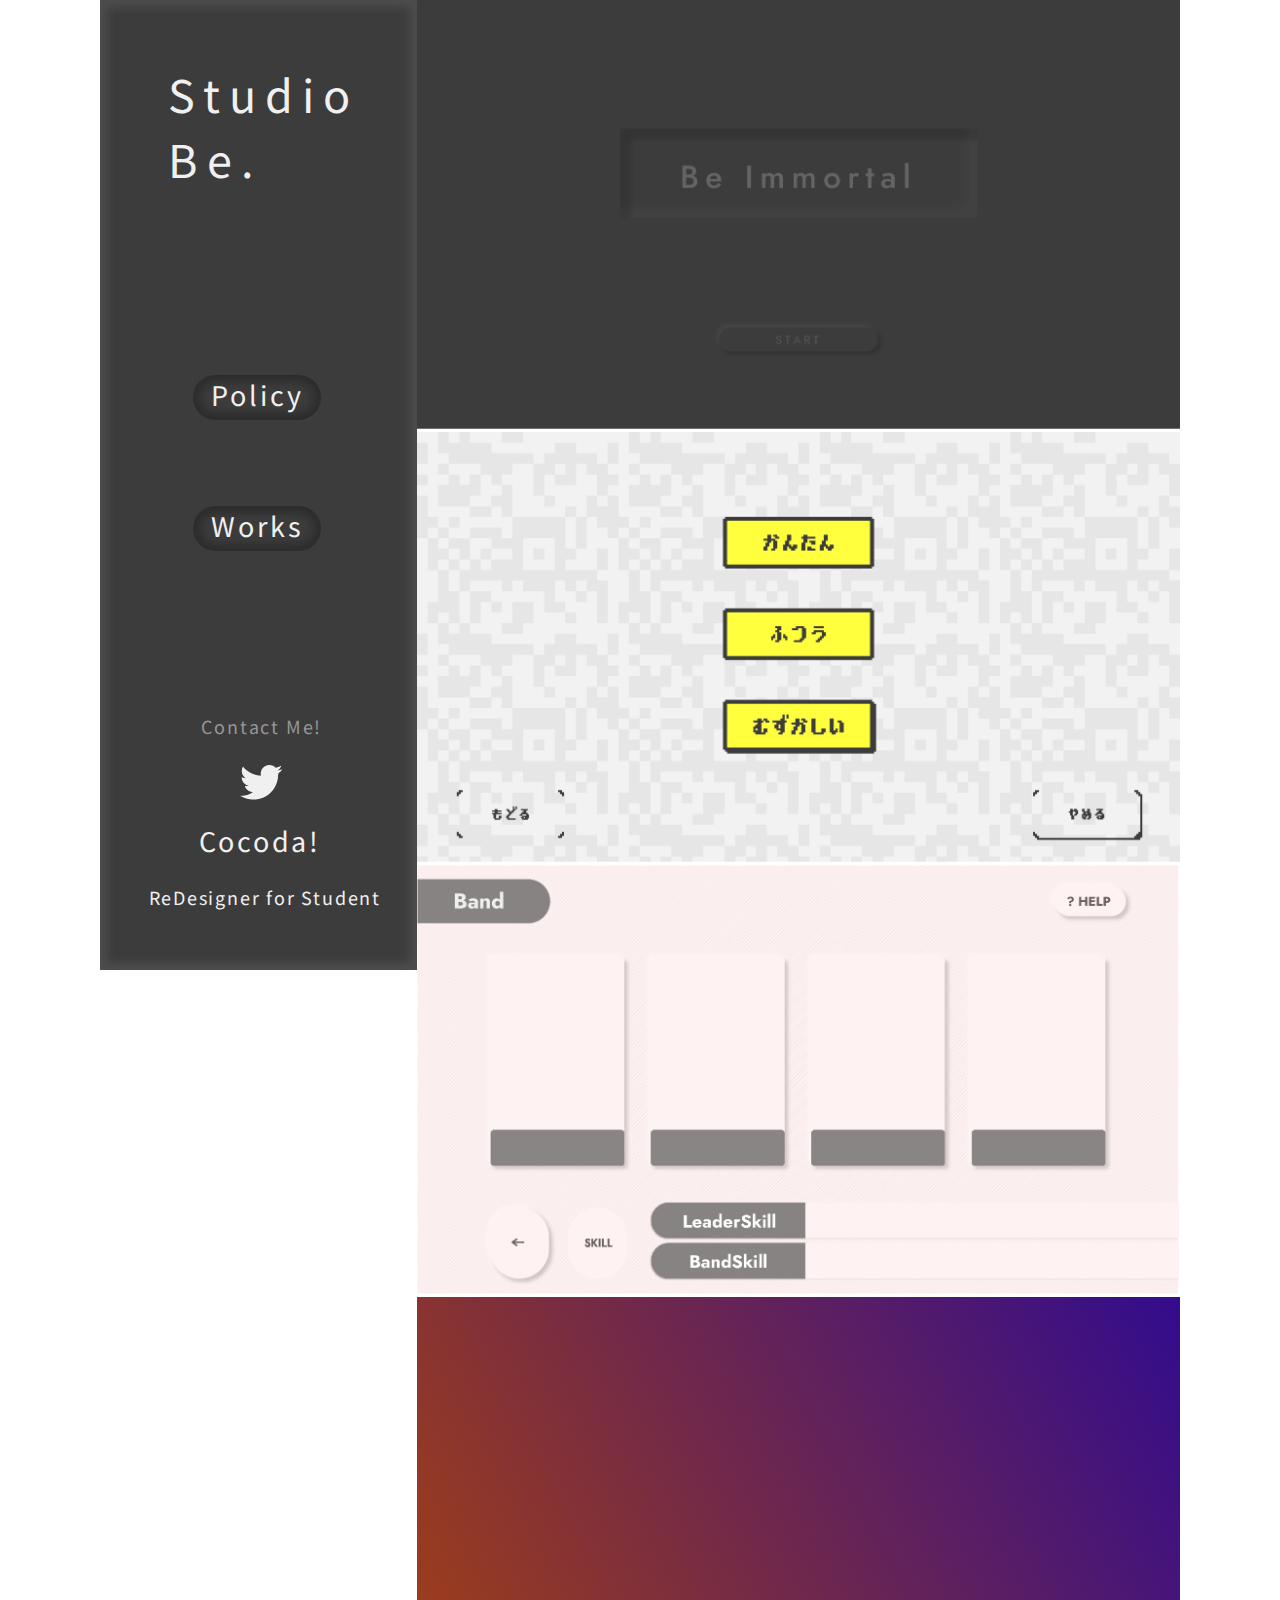
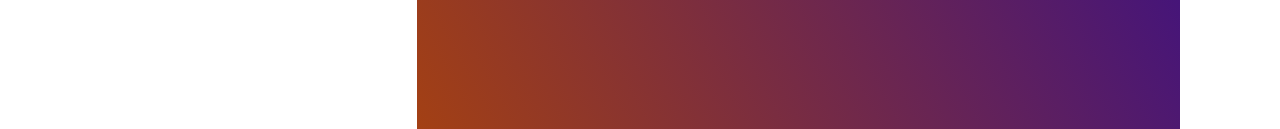
<file: index.html>
<!DOCTYPE html>
<html lang="ja">
<head>
    <meta charset="UTF-8">
    <meta name="viewport" content="width=device-width, initial-scale=1.0">
    <title>Emo mosha</title>
    <link href="https://fonts.googleapis.com/css2?family=Noto+Sans+JP:wght@400;700&display=swap" rel="stylesheet">
    <link rel="stylesheet" href="https://use.fontawesome.com/releases/v5.6.3/css/all.css">
    <link rel="stylesheet" href="css/style.css">
</head>
<body>
    <header class="header">
        <a href="index.html">
            <div class="heading">
                Studio Be.
            </div>
        </a>
        <a href="Policy.html">
            <div class="Policy button">Policy</div>
        </a>
        <a href="Works.html">
            <div class="Works button">Works</div>
        </a>
        <p class="lead">Contact&nbsp;Me!</p>
        <div class="foot">
            <a href="#">
                <div class="twi">
                    <p>Twitter</p>
                </div>
            </a>
            <p class="cocoda">Cocoda!</p>
            <p class="redesign">ReDesigner&nbsp;for&nbsp;Student</p>
        </div>
    </header>
    <main class="main">
        <div class="container-box">
            <div class="container">
                <img class="image" src="img/neumorphismTitle.png" alt="">
                <div class="hover-bg">
                    <p>Be&nbsp;Immortal</p>
                </div>
            </div>
            <div class="container">
                <img class="image" src="img/difficultUIPressed.png" alt="" >
                <div class="hover-bg">
                    <p>なにがでるかな！</p>
                </div>
            </div>
            <div class="container">
                <img class="image" src="img/BandUI_neumorphism.png" alt="">
                <div class="hover-bg">
                    <p>Memory Live</p>
                </div>
            </div>
            <div class="container">
                <img class="image" src="img/neumorphismTitle.png" alt="">
                <div class="grd"></div>
                <div class="hover-bg">
                    <p>
                        Em.&nbsp;Daybreak<br>
                        2021年発表予定
                    </p>
                </div>
            </div>
        </div>
    </main>
</body>
</html>
</file>
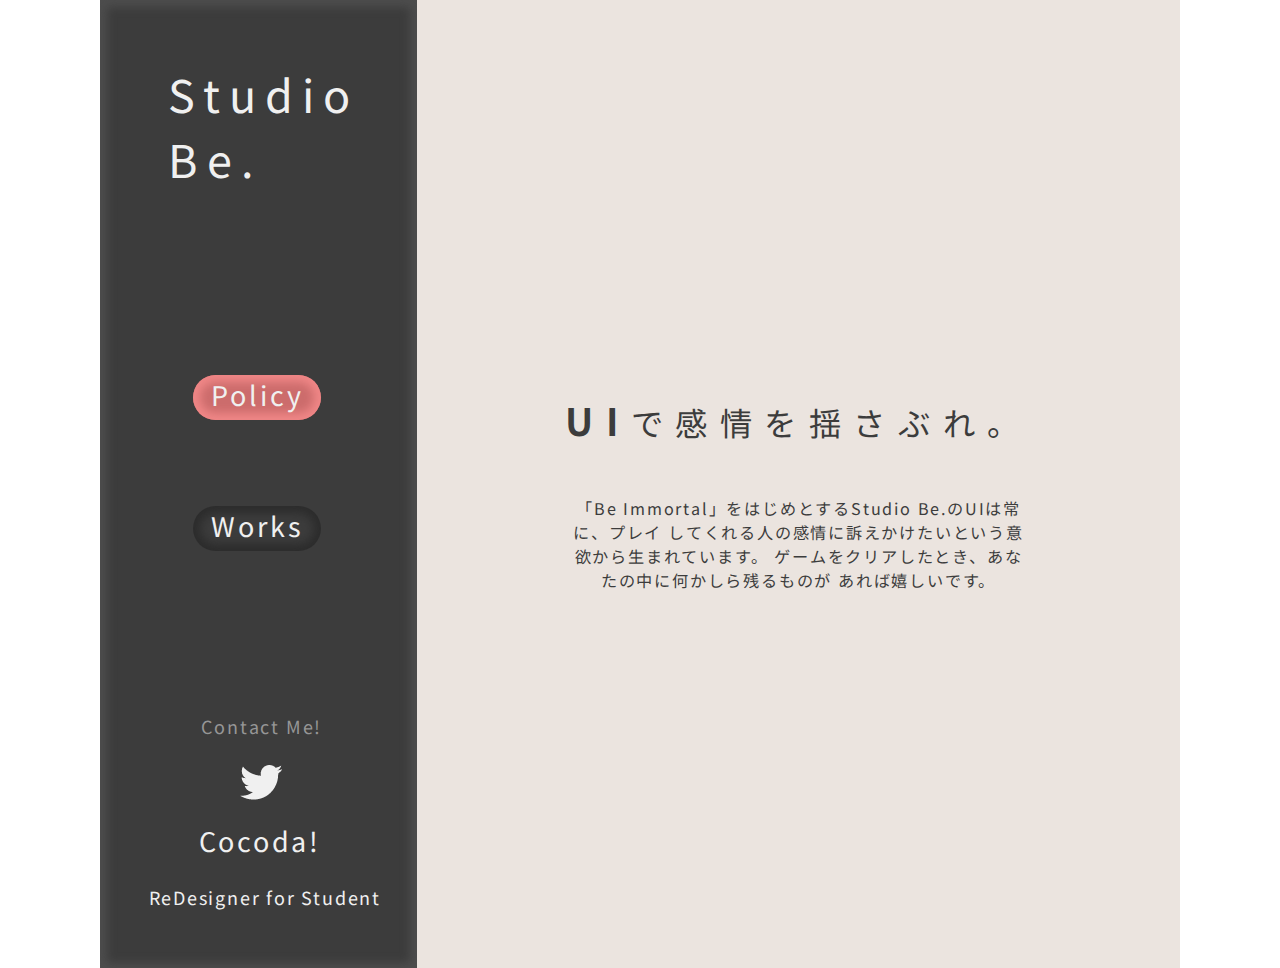
<file: Policy.html>
<!DOCTYPE html>
<html lang="ja">
<head>
    <meta charset="UTF-8">
    <meta name="viewport" content="width=device-width, initial-scale=1.0">
    <title>Emo mosha-Policy</title>
    <link href="https://fonts.googleapis.com/css2?family=Noto+Sans+JP:wght@400;700&display=swap" rel="stylesheet">
    <link rel="stylesheet" href="https://use.fontawesome.com/releases/v5.6.3/css/all.css">
    <link rel="stylesheet" href="css/style.css">
</head>
<body>
    <header class="header">
        <a href="index.html">
            <div class="heading">
                Studio Be.
            </div>
        </a>
        <a href="Policy.html">
            <div class="Policy button active">Policy</div>
        </a>
        <a href="Works.html">
            <div class="Works button">Works</div>
        </a>
        <p class="lead">Contact&nbsp;Me!</p>
        <div class="foot">
            <a href="#">
                <div class="twi">
                    <p>Twitter</p>
                </div>
            </a>
            <p class="cocoda">Cocoda!</p>
            <p class="redesign">ReDesigner&nbsp;for&nbsp;Student</p>
        </div>
    </header>
    <main class="main">
        <div class="policy">
            <div class="head-box">
                <p class="heading"><span class="ui" style="font-weight:bold">UI</span>で感情を揺さぶれ。</p>
                <p class="sub-head">
                    「Be Immortal」をはじめとするStudio Be.のUIは常に、プレイ
                    してくれる人の感情に訴えかけたいという意欲から生まれています。
                    ゲームをクリアしたとき、あなたの中に何かしら残るものが
                    あれば嬉しいです。
                </p>
            </div>
        </div>
    </main>
</body>
</html>
</file>
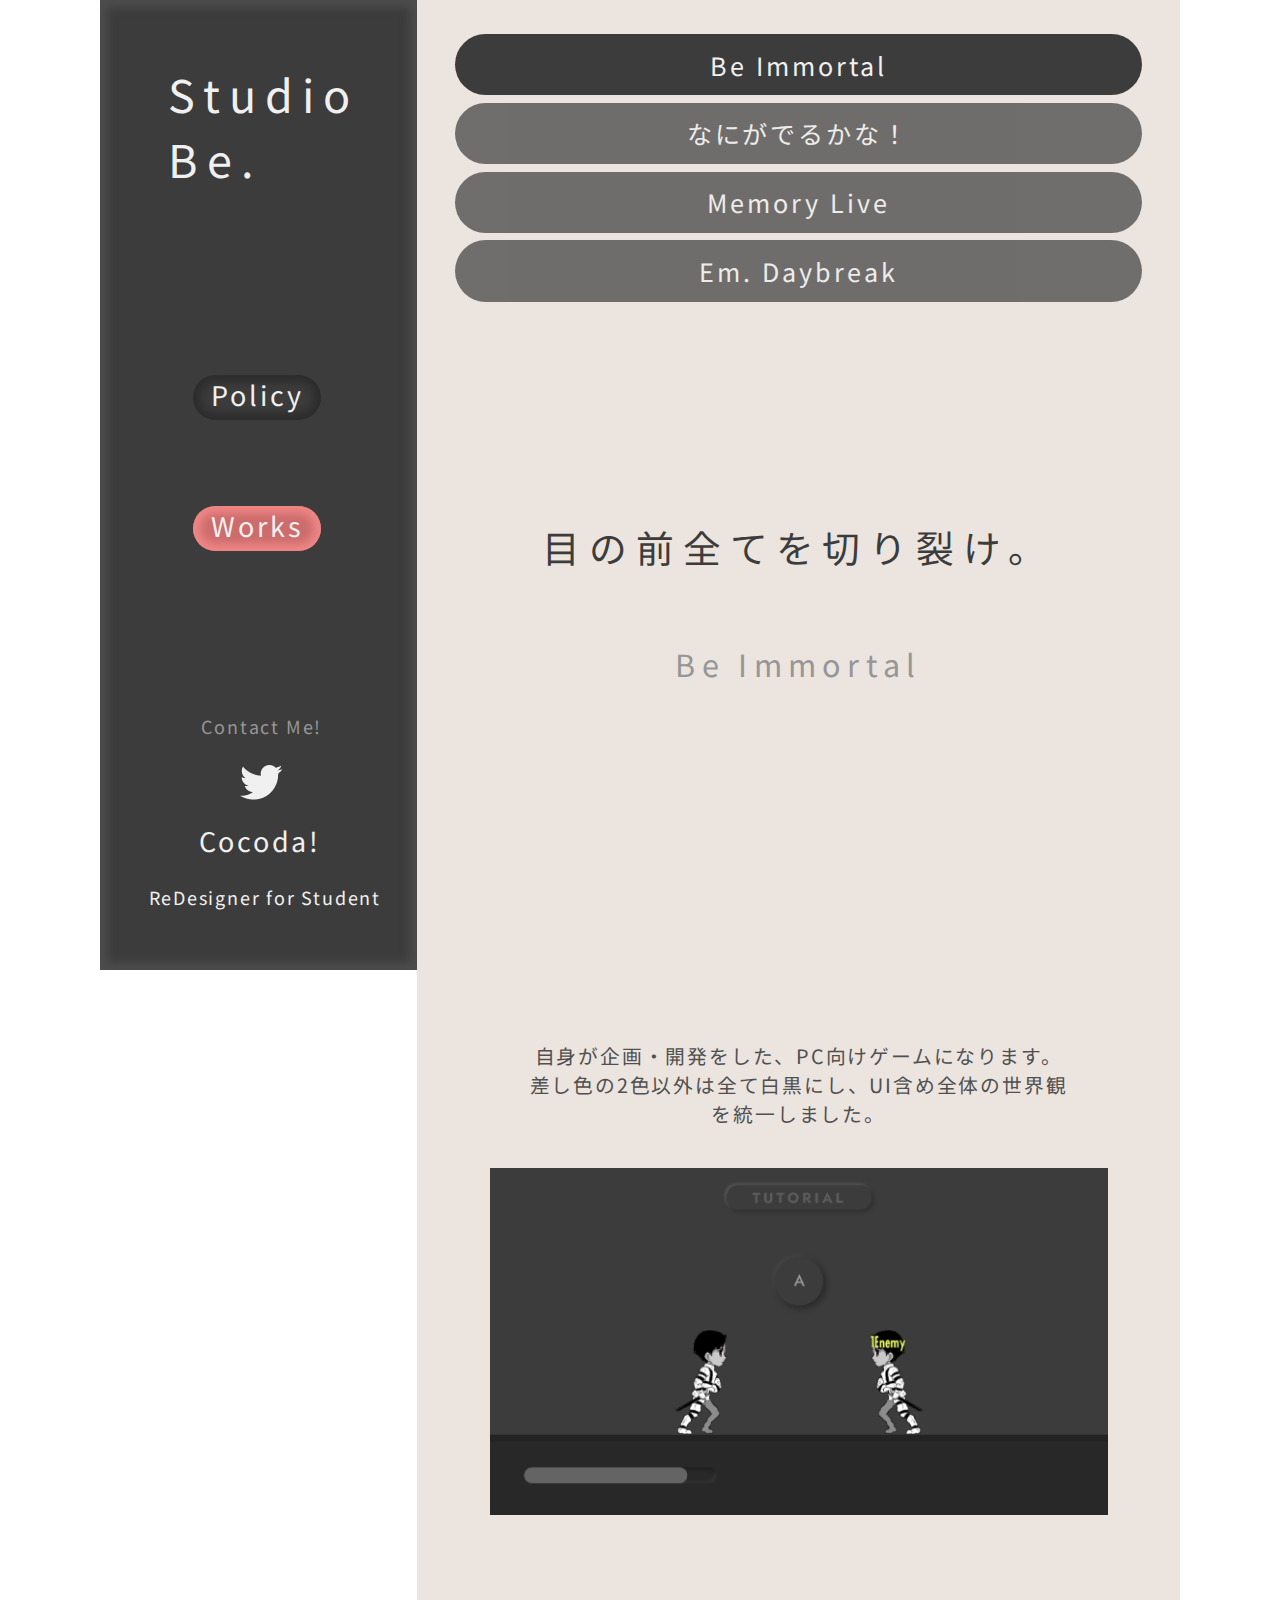
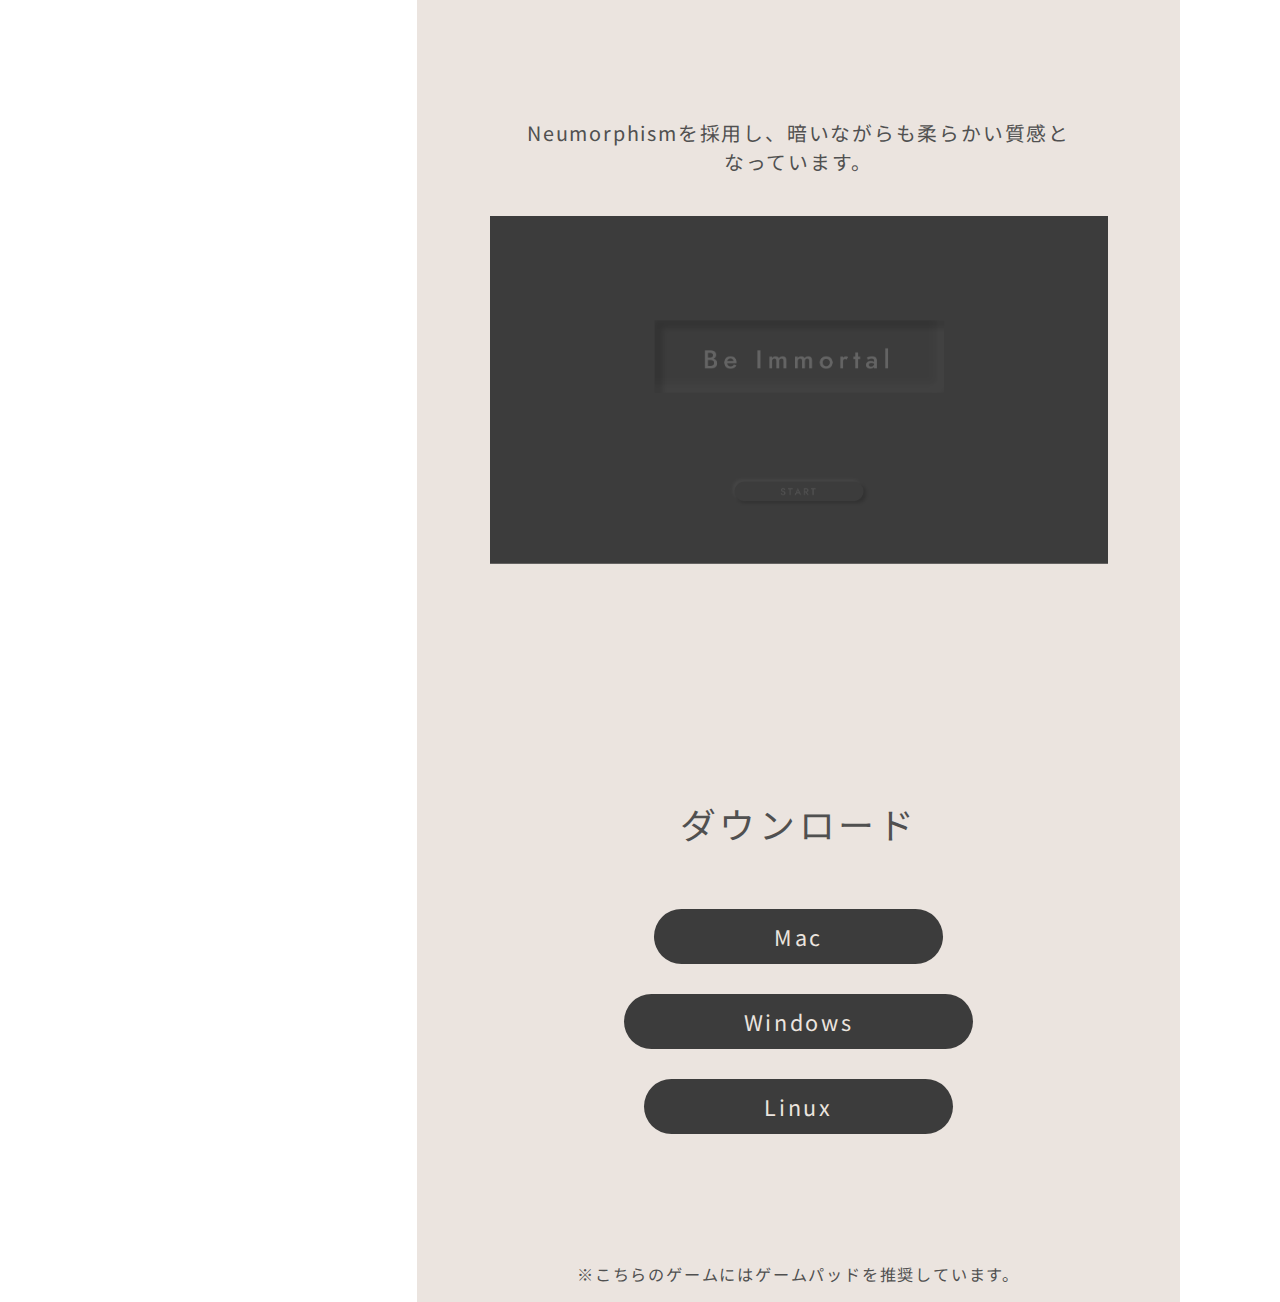
<file: Works.html>
<!DOCTYPE html>
<html lang="ja">
<head>
    <meta charset="UTF-8">
    <meta name="viewport" content="width=device-width, initial-scale=1.0">
    <title>Emo mosha-Works</title>
    <link href="https://fonts.googleapis.com/css2?family=Noto+Sans+JP:wght@400;700&display=swap" rel="stylesheet">
    <link rel="stylesheet" href="https://use.fontawesome.com/releases/v5.6.3/css/all.css">
    <link rel="stylesheet" href="css/style.css">
</head>
<body>
    <header class="header">
        <a href="index.html">
            <div class="heading">
                Studio Be.
            </div>
        </a>
        <a href="Policy.html">
            <div class="Policy button">Policy</div>
        </a>
        <a href="Works.html">
            <div class="Works button active">Works</div>
        </a>
        <p class="lead">Contact&nbsp;Me!</p>
        <div class="foot">
            <a href="#">
                <div class="twi">
                    <p>Twitter</p>
                </div>
            </a>
            <p class="cocoda">Cocoda!</p>
            <p class="redesign">ReDesigner&nbsp;for&nbsp;Student</p>
        </div>
    </header>
    <main class="main">
        <div class="works">
            <nav class="head-nav">
                <ul class="nav-list">
                    <li class="nav-item active"><a href="#">Be&nbsp;Immortal</a></li>
                    <li class="nav-item"><a href="#">なにがでるかな！</a></li>
                    <li class="nav-item"><a href="#">Memory&nbsp;Live</a></li>
                    <li class="nav-item"><a href="#">Em.&nbsp;Daybreak</a></li>
                </ul>
            </nav>
            <div class="heading">
                <div class="title">
                    <p>目の前全てを切り裂け。</p>
                </div>
                <div class="sub-title">
                    <p>Be&nbsp;Immortal</p>
                </div>
            </div>
            <div class="section first">
                <div class="texts">
                    <p>
                        自身が企画・開発をした、PC向けゲームになります。差し色の2色以外は全て白黒にし、UI含め全体の世界観を統一しました。
                    </p>
                </div>
                <img class="image" src="img/neumorphismTutorial.png" alt="チュートリアル画面">
            </div>
            <div class="section second">
                <div class="texts">
                    <p>
                        Neumorphismを採用し、暗いながらも柔らかい質感となっています。
                    </p>
                </div>
                <img class="image" src="img/neumorphismTitle.png" alt="タイトル画面">
            </div>
            <div class="download">
                <div class="title">ダウンロード</div>
                <div class="dl-container">
                    <ul class="dl-list">
                        <li class="dl-item"><a href="#">Mac</a></li>
                        <li class="dl-item"><a href="#">Windows</a></li>
                        <li class="dl-item"><a href="#">Linux</a></li>
                    </ul>
                </div>
                <div class="attention">
                    <p>
                        ※こちらのゲームにはゲームパッドを推奨しています。
                    </p>
                </div>
            </div>
        </div>
    </main>
</body>
</html>
</file>
<file: css/style.css>
html {
  font-size: 62.5%;
}

*, *::before, *, ::after {
  -webkit-box-sizing: border-box;
          box-sizing: border-box;
}

ul {
  padding-left: 0;
  list-style: none;
}

a {
  text-decoration: none;
  color: inherit;
}

body {
  font-family: '-apple-system';
  font-family: 'Noto Sans JP', sans-serif;
  padding: 0 100px;
  margin: 0;
}

body .header {
  position: fixed;
  top: 0;
  left: 100px;
  width: 317.0463px;
  height: 970px;
  background-color: #3c3c3c;
  color: #fff;
  -webkit-box-shadow: inset 0 0 10px 7px #4d4d4d;
          box-shadow: inset 0 0 10px 7px #4d4d4d;
  z-index: 100;
}

@media (max-width: 1040px) {
  body .header {
    left: 0;
    width: 100%;
    height: 300px;
  }
}

body .header .heading {
  font-size: 44.90741px;
  position: absolute;
  top: 61.07407px;
  left: 68.25926px;
  width: 171.5463px;
  height: 120.35185px;
  text-align: left;
  letter-spacing: 8.98148px;
  color: #F0F0F0;
  opacity: 1;
}

@media (max-width: 1040px) {
  body .header .heading {
    white-space: nowrap;
    left: 7%;
  }
}

body .header .Policy {
  font-size: 26.94444px;
  position: absolute;
  top: 374.52778px;
  left: 93.40741px;
  width: 127.53704px;
  height: 45.80556px;
  border-radius: 40px;
  text-align: center;
  vertical-align: middle;
  letter-spacing: 2.96389px;
  color: #f0f0f0;
  opacity: 1;
  z-index: 20;
  -webkit-box-shadow: inset 0 0 10px 7px #2c2c2c;
          box-shadow: inset 0 0 10px 7px #2c2c2c;
  -webkit-transition: ease-in 0.4s;
  transition: ease-in 0.4s;
}

body .header .Policy:hover {
  background-color: rgba(240, 120, 120, 0.8);
  z-index: 10;
  color: white;
  -webkit-box-shadow: inset 0 0 10px 7px #f08787;
          box-shadow: inset 0 0 10px 7px #f08787;
}

@media (max-width: 1040px) {
  body .header .Policy {
    top: 224.53704px;
    left: 15%;
  }
}

body .header .Works {
  font-size: 26.94444px;
  position: absolute;
  top: 505.65741px;
  left: 93.40741px;
  width: 127.53704px;
  height: 45.80556px;
  border-radius: 40px;
  text-align: center;
  letter-spacing: 2.96389px;
  color: #F0F0F0;
  opacity: 1;
  -webkit-box-shadow: inset 0 0 10px 7px #2c2c2c;
          box-shadow: inset 0 0 10px 7px #2c2c2c;
  -webkit-transition: ease-in 0.4s;
  transition: ease-in 0.4s;
}

body .header .Works:hover {
  background-color: rgba(240, 120, 120, 0.8);
  z-index: 10;
  -webkit-box-shadow: inset 0 0 10px 7px #f08787;
          box-shadow: inset 0 0 10px 7px #f08787;
}

@media (max-width: 1040px) {
  body .header .Works {
    right: 15%;
    top: 224.53704px;
    left: auto;
  }
}

body .header .active {
  background-color: rgba(240, 120, 120, 0.8);
  z-index: 10;
  -webkit-box-shadow: inset 0 0 10px 7px #f08787;
          box-shadow: inset 0 0 10px 7px #f08787;
}

body .header .lead {
  font-size: 17.96296px;
  position: absolute;
  top: 695.16667px;
  left: 101.49074px;
  text-align: center;
  letter-spacing: 1.7963px;
  color: #969696;
  opacity: 1;
}

@media (max-width: 1040px) {
  body .header .lead {
    top: 17.96296px;
    right: 5%;
    left: auto;
    font-size: 13.47222px;
  }
}

body .header .foot .twi {
  position: absolute;
  top: 765.22222px;
  left: 140.11111px;
  width: 42px;
  height: 35px;
  background: transparent url("../img/Twitter_Logo_WhiteOnImage.png") 0% 0% no-repeat padding-box;
  opacity: 1;
  cursor: pointer;
}

body .header .foot .twi p {
  display: none;
}

@media (max-width: 1040px) {
  body .header .foot .twi {
    top: 62.87037px;
    right: 7%;
    left: auto;
  }
}

body .header .foot .cocoda {
  position: absolute;
  font-size: 26.94444px;
  top: 793.96296px;
  left: 98.7963px;
  text-align: left;
  letter-spacing: 2.69444px;
  color: #F0F0F0;
  opacity: 1;
}

@media (max-width: 1040px) {
  body .header .foot .cocoda {
    top: 98.7963px;
    right: 5%;
    left: auto;
    font-size: 17.96296px;
  }
}

body .header .foot .redesign {
  position: absolute;
  font-size: 17.96296px;
  top: 865.81481px;
  left: 48.5px;
  text-align: center;
  letter-spacing: 1.7963px;
  color: #F0F0F0;
  opacity: 1;
}

@media (max-width: 1040px) {
  body .header .foot .redesign {
    top: 161.66667px;
    right: 5%;
    left: auto;
    font-size: 8.98148px;
  }
}

@media (max-width: 1040px) {
  body .header {
    left: 0;
  }
}

body .main {
  padding-left: 317.0463px;
}

@media (max-width: 1040px) {
  body .main {
    padding-left: 0;
    margin-top: 300px;
  }
}

body .main .container-box {
  display: -webkit-box;
  display: -ms-flexbox;
  display: flex;
  -webkit-box-orient: vertical;
  -webkit-box-direction: normal;
      -ms-flex-direction: column;
          flex-direction: column;
}

body .main .container-box .container {
  opacity: 1;
  position: relative;
  width: 100%;
}

body .main .container-box .container:hover .hover-bg {
  opacity: 10;
  background: rgba(0, 0, 0, 0.5) 0% 0% no-repeat padding-box;
}

body .main .container-box .container .image {
  width: 100%;
  -o-object-fit: cover;
     object-fit: cover;
}

body .main .container-box .container .grd {
  width: 100%;
  height: 100%;
  position: absolute;
  top: 0;
  left: 0;
  background: transparent linear-gradient(61deg, #A34014 0%, #330C8D 100%) 0% 0% no-repeat padding-box;
}

body .main .container-box .container .hover-bg {
  width: 100%;
  height: 100%;
  position: absolute;
  top: 0;
  left: 0;
  color: #f0f0f0;
  text-align: center;
  letter-spacing: 3.59259px;
  color: #F0F0F0;
  opacity: -1;
  font-size: 35.92593px;
  -webkit-transition: linear 0.3s;
  transition: linear 0.3s;
  cursor: pointer;
  display: table;
}

body .main .container-box .container .hover-bg p {
  display: table-cell;
  vertical-align: middle;
}

@media (max-width: 1040px) {
  body .main .container-box .container .hover-bg {
    font-size: 25.14815px;
  }
}

body .policy {
  display: -webkit-box;
  display: -ms-flexbox;
  display: flex;
  width: 100%;
  height: 968.2037px;
  background: #EBE4DF 0% 0% no-repeat padding-box;
  opacity: 1;
  -webkit-box-align: center;
      -ms-flex-align: center;
          align-items: center;
  -webkit-box-pack: center;
      -ms-flex-pack: center;
          justify-content: center;
}

body .policy .head-box {
  text-align: center;
}

body .policy .head-box .heading {
  display: inline-block;
  width: 100%;
  font-size: 62.87037px;
  letter-spacing: 18.86111px;
  color: #3C3C3C;
  opacity: 1;
}

@media (max-width: 1400px) {
  body .policy .head-box .heading {
    font-size: 32.33333px;
    letter-spacing: 12.57407px;
  }
}

@media (max-width: 1040px) {
  body .policy .head-box .heading {
    margin-top: 280px;
    font-size: 28.74074px;
    letter-spacing: 11.67593px;
  }
}

body .policy .head-box .heading .ui {
  font-size: 68.25926px;
}

@media (max-width: 1400px) {
  body .policy .head-box .heading .ui {
    font-size: 37.72222px;
  }
}

@media (max-width: 1040px) {
  body .policy .head-box .heading .ui {
    font-size: 35.92593px;
  }
}

body .policy .head-box .sub-head {
  display: inline-block;
  width: 60%;
  font-size: 26.94444px;
  letter-spacing: 2.69444px;
  color: #3C3C3C;
  opacity: 1;
}

@media (max-width: 1400px) {
  body .policy .head-box .sub-head {
    font-size: 16.16667px;
    letter-spacing: 1.7963px;
  }
}

@media (max-width: 1040px) {
  body .policy .head-box .sub-head {
    width: 72%;
    margin-bottom: 280px;
    font-size: 12.57407px;
    letter-spacing: 0.89815px;
    line-height: 2;
  }
}

@media (max-width: 1040px) {
  body .policy {
    height: auto;
  }
}

body .works {
  position: relative;
  display: inline-block;
  width: 100%;
  background: #EBE4DF 0% 0% no-repeat padding-box;
  opacity: 1;
  text-align: center;
}

@media (max-width: 1040px) {
  body .works .head-nav {
    padding-bottom: 40px;
    border-bottom: 3px solid #3c3c3c;
  }
  body .works .head-nav::before {
    content: 'Design-List';
    display: block;
    font-size: 24px;
    color: #3c3c3c;
    padding-top: 20px;
    padding-bottom: 40px;
  }
}

body .works .head-nav .nav-list {
  margin-top: 34.12963px;
  display: -webkit-box;
  display: -ms-flexbox;
  display: flex;
  color: #F0F0F0;
  -webkit-transition: ease-in 0.3s;
  transition: ease-in 0.3s;
  -ms-flex-pack: distribute;
      justify-content: space-around;
}

@media (max-width: 1720px) {
  body .works .head-nav .nav-list {
    display: block;
  }
}

@media (max-width: 1040px) {
  body .works .head-nav .nav-list {
    display: -ms-grid;
    display: grid;
    margin-top: auto;
    -ms-grid-columns: 1fr 1fr;
        grid-template-columns: 1fr 1fr;
    gap: 8%;
    margin: auto 1%;
  }
}

body .works .head-nav .nav-list .nav-item a {
  display: block;
  font-size: 25.14815px;
  background-color: #3c3c3c;
  padding: 12.57407px 41.31481px;
  border-radius: 63.76852px;
  text-align: center;
  letter-spacing: 2.96389px;
  opacity: 0.7;
  -webkit-transition: ease-in 0.3s;
  transition: ease-in 0.3s;
}

body .works .head-nav .nav-list .nav-item a:hover {
  -webkit-box-shadow: inset 0 0 10px 7px #5f5f5f;
          box-shadow: inset 0 0 10px 7px #5f5f5f;
  opacity: 1;
}

@media (max-width: 1720px) {
  body .works .head-nav .nav-list .nav-item a {
    margin: 1% 5%;
  }
}

@media (max-width: 1040px) {
  body .works .head-nav .nav-list .nav-item a {
    font-size: 17.96296px;
    letter-spacing: 1.7963px;
    padding: 8.98148px 26.94444px;
    margin: 0;
  }
}

body .works .head-nav .nav-list .active a {
  opacity: 1;
}

body .works .heading {
  display: -webkit-box;
  display: -ms-flexbox;
  display: flex;
  -webkit-box-orient: vertical;
  -webkit-box-direction: normal;
      -ms-flex-direction: column;
          flex-direction: column;
}

body .works .heading .title {
  font-size: 62.87037px;
  color: #3c3c3c;
  opacity: 1;
  letter-spacing: 18.86111px;
  margin-top: 169.75px;
}

@media (max-width: 1400px) {
  body .works .heading .title {
    font-size: 37.72222px;
    letter-spacing: 8.98148px;
  }
}

@media (max-width: 1040px) {
  body .works .heading .title {
    font-size: 35.92593px;
    letter-spacing: 7.18519px;
    margin-top: 35.92593px;
  }
}

body .works .heading .sub-title {
  display: inline-block;
  font-size: 35.92593px;
  color: #969696;
  opacity: 1;
  letter-spacing: 7.18519px;
  margin-bottom: 304.47222px;
}

@media (max-width: 1400px) {
  body .works .heading .sub-title {
    font-size: 30.53704px;
    letter-spacing: 6.28704px;
  }
}

@media (max-width: 1040px) {
  body .works .heading .sub-title {
    font-size: 26.94444px;
    letter-spacing: 5.38889px;
    margin-bottom: 134.72222px;
  }
}

body .works .section {
  display: -webkit-box;
  display: -ms-flexbox;
  display: flex;
  -webkit-box-align: center;
      -ms-flex-align: center;
          align-items: center;
  padding: 0 99.69444px;
  height: 791.26852px;
}

@media (max-width: 1400px) {
  body .works .section {
    padding: 0;
    margin: auto 5%;
  }
}

body .works .section:nth-child(even) {
  -webkit-box-orient: horizontal;
  -webkit-box-direction: reverse;
      -ms-flex-direction: row-reverse;
          flex-direction: row-reverse;
}

body .works .section:nth-child(even) .texts {
  margin-left: 69.15741px;
}

@media (max-width: 1400px) {
  body .works .section:nth-child(even) {
    -webkit-box-orient: horizontal;
    -webkit-box-direction: normal;
        -ms-flex-direction: row;
            flex-direction: row;
  }
  body .works .section:nth-child(even) .texts {
    margin-left: 0;
  }
}

body .works .section:nth-child(odd) .image {
  margin-left: 69.15741px;
}

@media (max-width: 1400px) {
  body .works .section:nth-child(odd) .image {
    margin-left: 0;
  }
}

body .works .section .texts {
  width: 44.90741%;
  font-size: 26.94444px;
  text-align: left;
  letter-spacing: 2.69444px;
  color: #505050;
  opacity: 1;
}

body .works .section .image {
  width: 44.90741%;
  -o-object-fit: cover;
     object-fit: cover;
  -webkit-transition: ease-in 0.3s;
  transition: ease-in 0.3s;
}

body .works .section .image:hover {
  -webkit-transform: scale(1.1);
          transform: scale(1.1);
}

@media (max-width: 1400px) {
  body .works .section {
    display: block;
    height: auto;
  }
  body .works .section .texts {
    display: inline-block;
    width: 80%;
    font-size: 19.75926px;
    text-align: center;
    letter-spacing: 1.7963px;
    margin-bottom: 20px;
  }
  body .works .section .image {
    width: 90%;
    margin-bottom: 180px;
  }
  body .works .section .image:hover {
    -webkit-transform: scale(1.05);
            transform: scale(1.05);
  }
}

@media (max-width: 1040px) {
  body .works .section .texts {
    font-size: 17.96296px;
  }
}

body .works .download {
  display: -webkit-box;
  display: -ms-flexbox;
  display: flex;
  -webkit-box-align: center;
      -ms-flex-align: center;
          align-items: center;
  -webkit-box-pack: center;
      -ms-flex-pack: center;
          justify-content: center;
  -webkit-box-orient: vertical;
  -webkit-box-direction: normal;
      -ms-flex-direction: column;
          flex-direction: column;
  padding: 0 99.69444px;
  height: 791.26852px;
}

body .works .download .title {
  display: block;
  font-size: 35.92593px;
  letter-spacing: 3.59259px;
  color: #505050;
  opacity: 1;
}

body .works .download .dl-container {
  margin-top: 60.17593px;
}

body .works .download .dl-container .dl-list {
  display: -webkit-box;
  display: -ms-flexbox;
  display: flex;
}

body .works .download .dl-container .dl-list .dl-item a {
  display: inline-block;
  font-size: 35.92593px;
  letter-spacing: 3.59259px;
  color: #EBE4DF;
  background-color: #3c3c3c;
  border-radius: 73.64815px;
  padding: 26.94444px 86.22222px;
  -webkit-transition: ease-in 0.3s;
  transition: ease-in 0.3s;
}

body .works .download .dl-container .dl-list .dl-item a:hover {
  background-color: rgba(240, 120, 120, 0.8);
}

body .works .download .dl-container .dl-list .dl-item + .dl-item {
  margin-left: 37.72222px;
}

body .works .download .attention {
  margin-top: 97.89815px;
  font-size: 22.4537px;
  letter-spacing: 2.24537px;
  color: #505050;
}

@media (max-width: 1400px) {
  body .works .download {
    height: auto;
    padding: 0;
    display: block;
  }
  body .works .download .title {
    margin-top: 50px;
  }
  body .works .download .dl-container .dl-list {
    padding-left: 0;
    -webkit-box-orient: vertical;
    -webkit-box-direction: normal;
        -ms-flex-direction: column;
            flex-direction: column;
    -webkit-box-align: center;
        -ms-flex-align: center;
            align-items: center;
  }
  body .works .download .dl-container .dl-list .dl-item a {
    display: block;
    font-size: 21.55556px;
    letter-spacing: 2.69444px;
    border-radius: 68.25926px;
    text-align: center;
    padding: 12px 120px;
    margin-bottom: 30px;
  }
  body .works .download .dl-container .dl-list .dl-item a:hover {
    -webkit-transform: scale(1.2);
            transform: scale(1.2);
  }
  body .works .download .dl-container .dl-list .dl-item + .dl-item {
    margin-left: 0;
  }
  body .works .download .attention {
    font-size: 16.16667px;
    letter-spacing: 1.7963px;
  }
}

@media (max-width: 1040px) {
  body {
    padding: 0;
  }
}
/*# sourceMappingURL=style.css.map */
</file>
